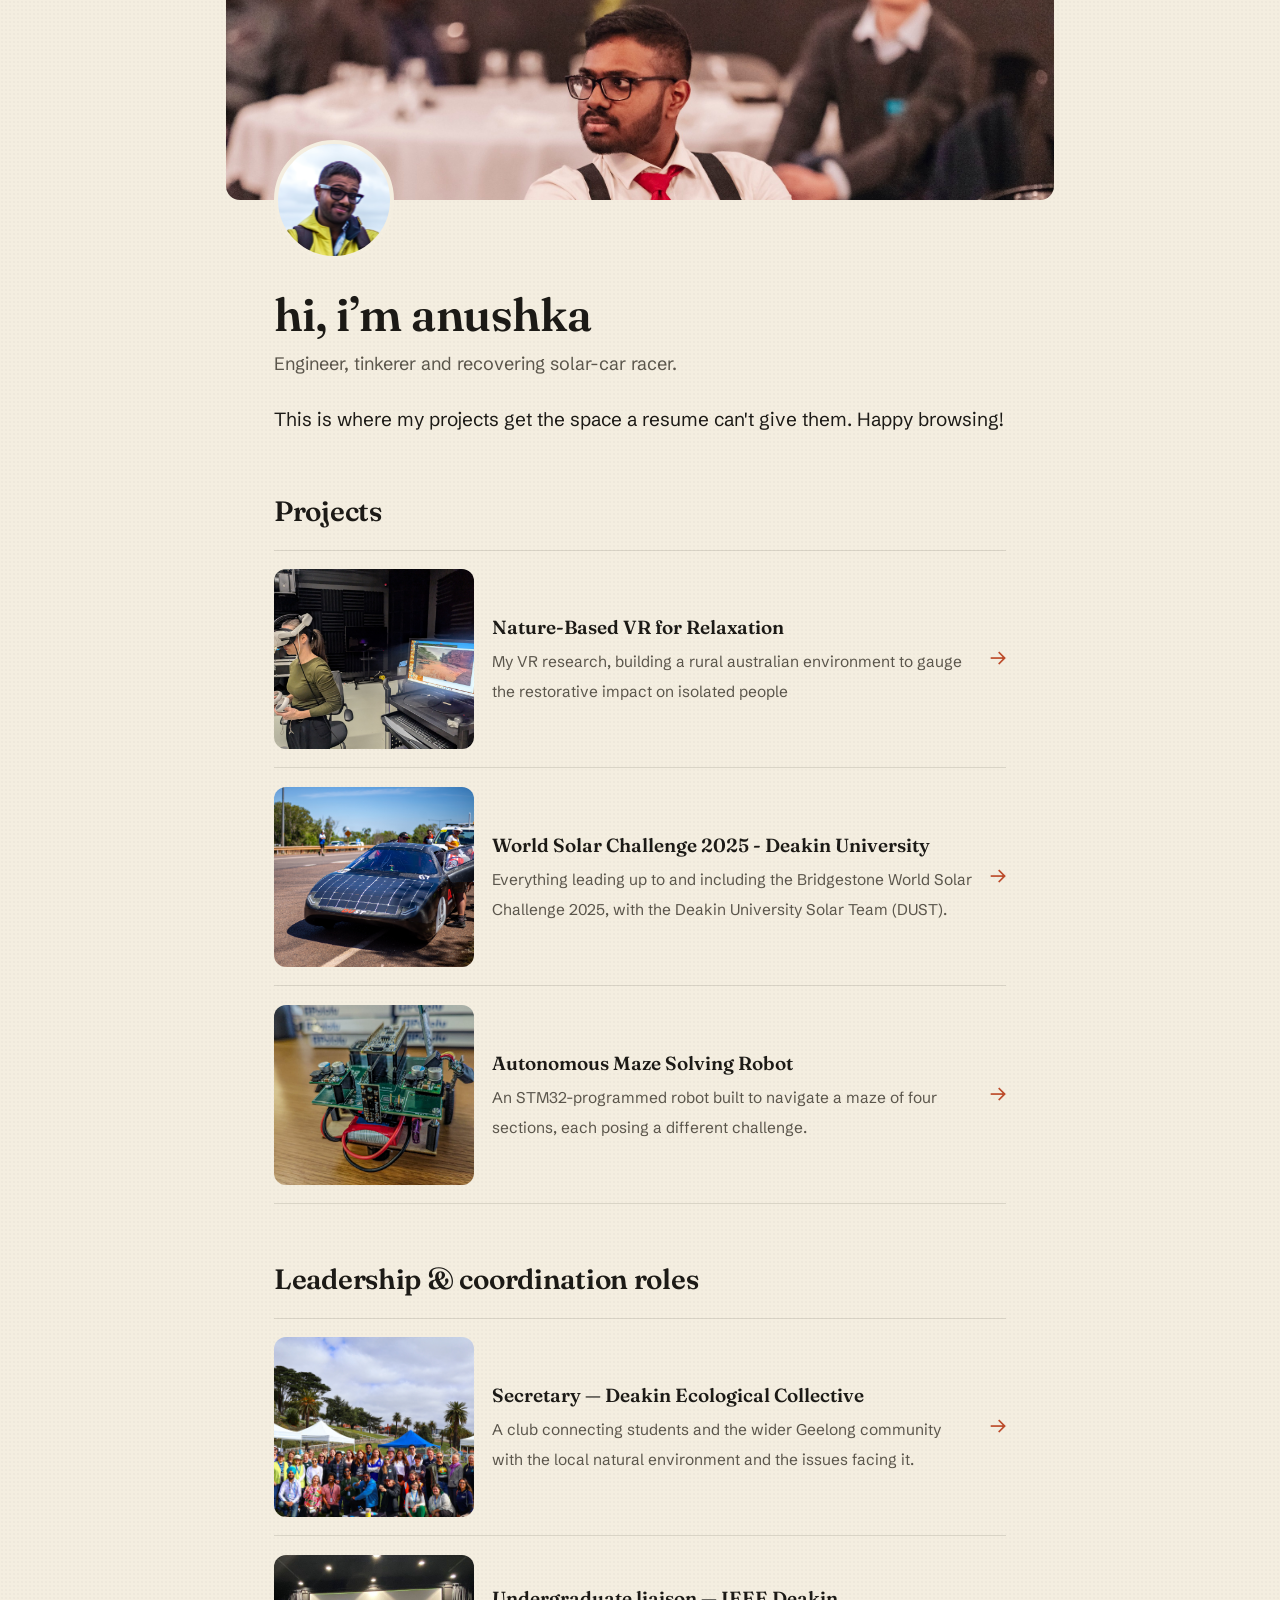
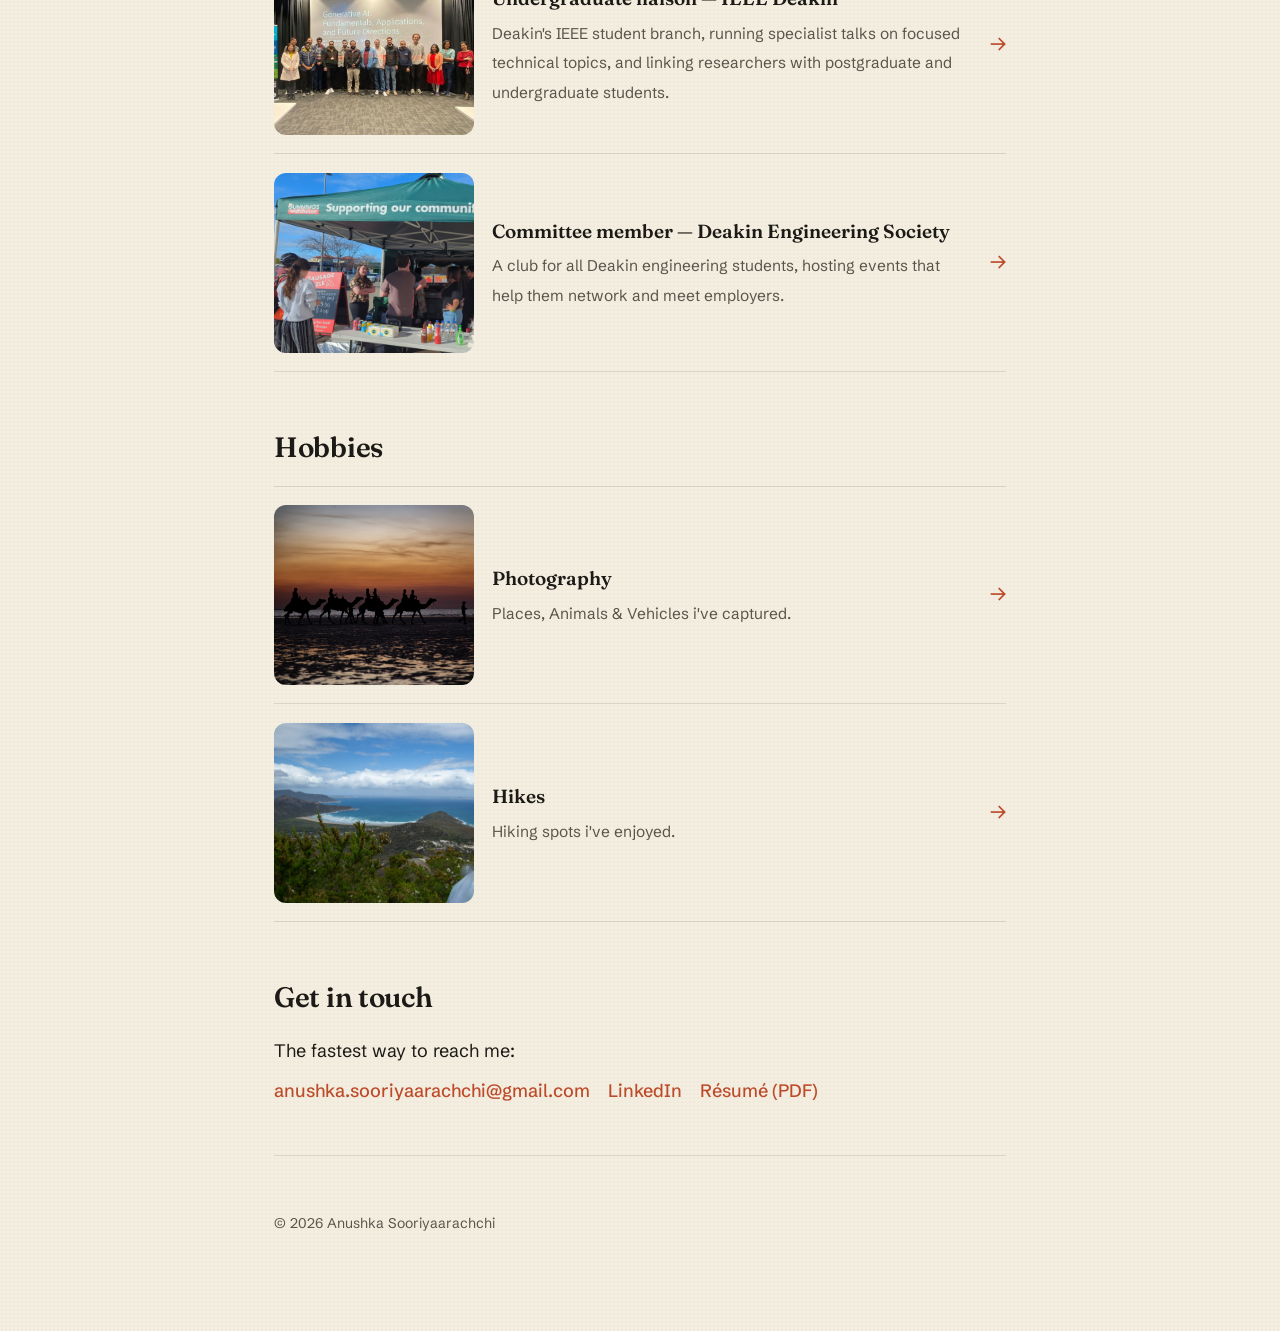
<file: index.html>
<!DOCTYPE html>
<!--
  Whats with de snoopin eh? :0
-->
<html lang="en">
<head>
<meta charset="UTF-8">
<meta name="viewport" content="width=device-width, initial-scale=1">
<title>Anushka Sooriyaarachchi</title>
<link rel="preconnect" href="https://fonts.googleapis.com">
<link rel="preconnect" href="https://fonts.gstatic.com" crossorigin>
<link href="https://fonts.googleapis.com/css2?family=Fraunces:opsz,wght@9..144,400;9..144,500;9..144,600;9..144,700&family=Schibsted+Grotesk:wght@400;500;600&display=swap" rel="stylesheet">
<link rel="stylesheet" href="style.css">
</head>
<body>

  <div class="banner reveal" style="animation-delay:.05s"></div>

  <div class="wrap">

    <!-- ===== INTRO ===== -->
    <div class="avatar reveal" style="animation-delay:.1s"></div>
    <h1 class="reveal" style="animation-delay:.15s">hi, i’m anushka</h1>
    <p class="tagline reveal" style="animation-delay:.2s">Engineer, tinkerer and recovering solar-car racer.</p>
    <p class="lead reveal" style="animation-delay:.25s">
        This is where my projects get the space a resume can't give them.
        Happy browsing!	
    </p>

    <!-- ===== PROJECTS ===== -->
    <div class="section reveal" style="animation-delay:.3s">
      <h2>Projects</h2>
      <div class="card-list">
        <a class="card" href="projects.html#vr-capstone">
          <img class="thumb" src="images/nvr3.jpg" alt="Image of Nature Based Virtual Reality Experience">
          <div class="card-body">
            <span class="title"> Nature-Based VR for Relaxation</span>
            <span class="desc"> My VR research, building a rural australian environment to gauge the restorative impact on isolated people </span>
          </div>
          <span class="go">→</span>
        </a>
        <a class="card" href="projects.html#solar">
          <img class="thumb" style="object-position: 75% center;" src="images/dustcar2.jpg" alt="DUST Solar Car">
          <div class="card-body">
            <span class="title">World Solar Challenge 2025 - Deakin University</span>
            <span class="desc"> Everything leading up to and including the Bridgestone World Solar Challenge 2025, with the Deakin University Solar Team (DUST). </span>
          </div>
          <span class="go">→</span>
        </a>
        <a class="card" href="projects.html#maze">
          <img class="thumb" src="images/mousemaze.jpeg" alt="A Maze solving robot also called a mouse">
          <div class="card-body">
            <span class="title">Autonomous Maze Solving Robot</span>
            <span class="desc">An STM32-programmed robot built to navigate a maze of four sections, each posing a different challenge.</span>
          </div>
          <span class="go">→</span>
        </a>
      </div>
    </div>

    <!-- ===== LEADERSHIP & COORDINATION ===== -->
    <div class="section reveal" style="animation-delay:.35s">
      <h2>Leadership &amp; coordination roles</h2>
      <div class="card-list">
        <a class="card" href="leadership.html#dec">
          <img class="thumb" style="object-position: center bottom;" src="images/dec.jpg" alt="Group picture of all volunteers from Everything Aquatic Day">
          <div class="card-body">
            <span class="title">Secretary — Deakin Ecological Collective</span>
            <span class="desc"> A club connecting students and the wider Geelong community with the local natural environment and the issues facing it. </span>
          </div>
          <span class="go">→</span>
        </a>
        <a class="card" href="leadership.html#ieee">
          <img class="thumb" style="object-position: right center;" src="images/ieee2.jpg" alt="IEEE student branch image">
          <div class="card-body">
            <span class="title">Undergraduate liaison — IEEE Deakin</span>
            <span class="desc"> Deakin's IEEE student branch, running specialist talks on focused technical topics, and linking researchers with postgraduate and undergraduate students. </span>
          </div>
          <span class="go">→</span>
        </a>
        <a class="card" href="leadership.html#des">
          <img class="thumb" style="object-position: left center;" src="images/des2.jpeg" alt="Annual Bunnings Sausage Sizzle for Deakin Engineering Society">
          <div class="card-body">
            <span class="title">Committee member — Deakin Engineering Society</span>
            <span class="desc"> A club for all Deakin engineering students, hosting events that help them network and meet employers.</span>
          </div>
          <span class="go">→</span>
        </a>
      </div>
    </div>

    <!-- ===== HOBBIES  ===== -->
    <div class="section reveal" style="animation-delay:.4s">
      <h2>Hobbies</h2>
      <div class="card-list">
        <a class="card" href="hobby1.html">
          <img class="thumb" style="object-position: left center;" src="images/camel.jpg" alt="Wilsons Promonotory, Mount Bishop">
          <div class="card-body">
            <span class="title">Photography </span>
            <span class="desc">Places, Animals &amp; Vehicles i've captured.</span>
          </div>
          <span class="go">→</span>
        <a class="card" href="hobby2.html">
          <img class="thumb" style="object-position: left center;" src="images/hike.jpg" alt="Wilsons Promonotory, Mount Bishop">
          <div class="card-body">
            <span class="title">Hikes </span>
            <span class="desc">Hiking spots i've enjoyed.</span>
          </div>
          <span class="go">→</span>
        </a>
      </div>
    </div>

    <!-- ===== Needs a rework ===== -->
	<!--
    <div class="section reveal" style="animation-delay:.45s">
      <h2>About me</h2>
	  
      <p>
        /Fix/
		I won’t pretend the start was smooth. I’d done the first half of my degree on a transfer
        program back in Sri Lanka, but COVID meant nearly all of it was online — a strange way to
        prepare for something as hands-on as mechatronics. So when I landed in Australia to finish
        at Deakin, the physical, build-it-yourself reality of the work caught me off guard, and so
        did everything else: the food, a new city, public transport that ran to its own rhythm.
        What got me through in the end wasn’t my grades — it was people. The community in Geelong
        and the clubs around uni were what made the place start to feel like home, and once I had
        that footing I threw myself in.
      </p>
      <p>
        The thing I’m proudest of grew straight out of that. The World Solar Challenge has a team
        build a solar car from the ground up and race it 3,000&nbsp;km from Darwin to Adelaide.
        Friends of mine took it on in 2023 and I let it pass, still finding my feet at the time — so
        when it came round again I didn’t make that mistake twice. Over the next year I ran our
        weekly meetings, built the team’s sponsorship documents from scratch, got stuck into carbon
        fibre and electrical work, liaised with Bridgestone, handled logistics, and picked up a
        camera as the team’s second photographer when we finally raced in 2025.
		
		/Fix/
      </p>
    </div>
	-->

    <!-- ===== CONTACT ===== -->
    <div class="section reveal" style="animation-delay:.5s">
      <h2>Get in touch</h2>
      <p style="margin-bottom:10px;">The fastest way to reach me:</p>
      <div class="contact">
        <a href="mailto:anushka.sooriyaarachchi@gmail.com">anushka.sooriyaarachchi@gmail.com</a>
        <a href="https://www.linkedin.com/in/anushka-sooriyaarachchi">LinkedIn</a>
        <a href="#">Résumé (PDF)</a> <!-- Resume needs  -->
      </div>
    </div>

    <hr class="rule reveal" style="animation-delay:.55s; margin-top:48px;">
    <footer class="reveal" style="animation-delay:.6s">© 2026 Anushka Sooriyaarachchi</footer>

  </div>
  
  
	<script data-goatcounter="https://asooriya.goatcounter.com/count"
		async src="//gc.zgo.at/count.js"></script>
  
</body>
</html>
</file>
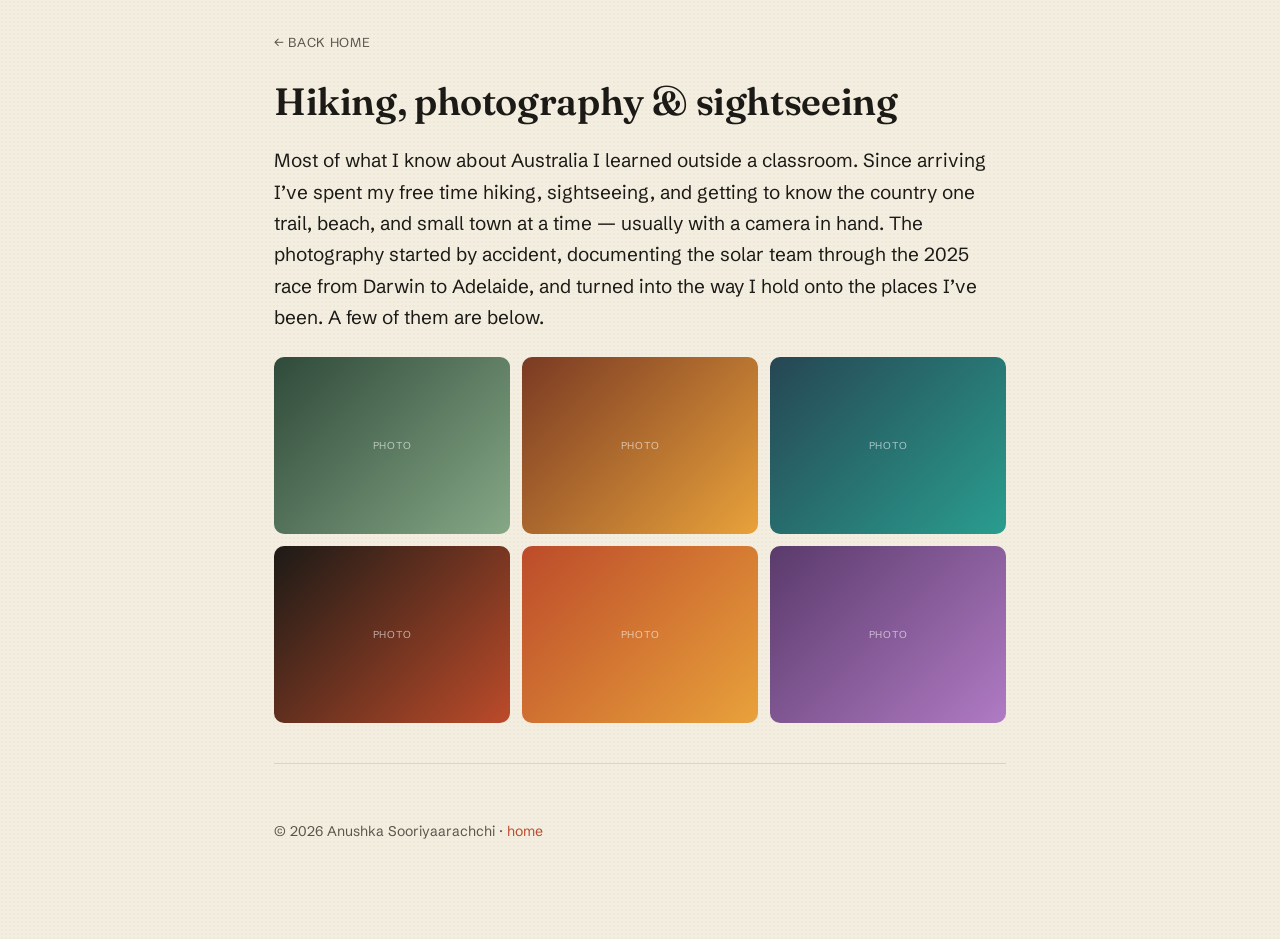
<file: hobbies.html>
<!DOCTYPE html>
<!--
  HOBBIES PAGE. One paragraph + a gallery. Replace each .shot placeholder with:
    <img class="shot" src="images/photo-1.jpg" alt="">
  Add or remove .shot lines to fit how many photos you have.
-->
<html lang="en">
<head>
<meta charset="UTF-8">
<meta name="viewport" content="width=device-width, initial-scale=1">
<title>Hobbies — Anushka Sooriyaarachchi</title>
<link rel="preconnect" href="https://fonts.googleapis.com">
<link rel="preconnect" href="https://fonts.gstatic.com" crossorigin>
<link href="https://fonts.googleapis.com/css2?family=Fraunces:opsz,wght@9..144,400;9..144,500;9..144,600;9..144,700&family=Schibsted+Grotesk:wght@400;500;600&display=swap" rel="stylesheet">
<link rel="stylesheet" href="style.css">
</head>
<body>
  <div class="wrap">
    <a class="back" href="index.html">← back home</a>
    <h1 style="font-size:38px;margin-bottom:22px;">Hiking, photography &amp; sightseeing</h1>

    <p class="lead">
      Most of what I know about Australia I learned outside a classroom. Since arriving I’ve spent
      my free time hiking, sightseeing, and getting to know the country one trail, beach, and small
      town at a time — usually with a camera in hand. The photography started by accident,
      documenting the solar team through the 2025 race from Darwin to Adelaide, and turned into the
      way I hold onto the places I’ve been. A few of them are below.
    </p>

    <div class="gallery">
      <div class="shot g3">photo</div>
      <div class="shot g6">photo</div>
      <div class="shot g4">photo</div>
      <div class="shot g1">photo</div>
      <div class="shot g2">photo</div>
      <div class="shot g5">photo</div>
    </div>

    <hr class="rule" style="margin-top:40px;">
    <footer>© 2026 Anushka Sooriyaarachchi · <a href="index.html">home</a></footer>
  </div>
  <script data-goatcounter="https://asooriya.goatcounter.com/count"
        async src="//gc.zgo.at/count.js"></script>  
</body>
</html>
</file>
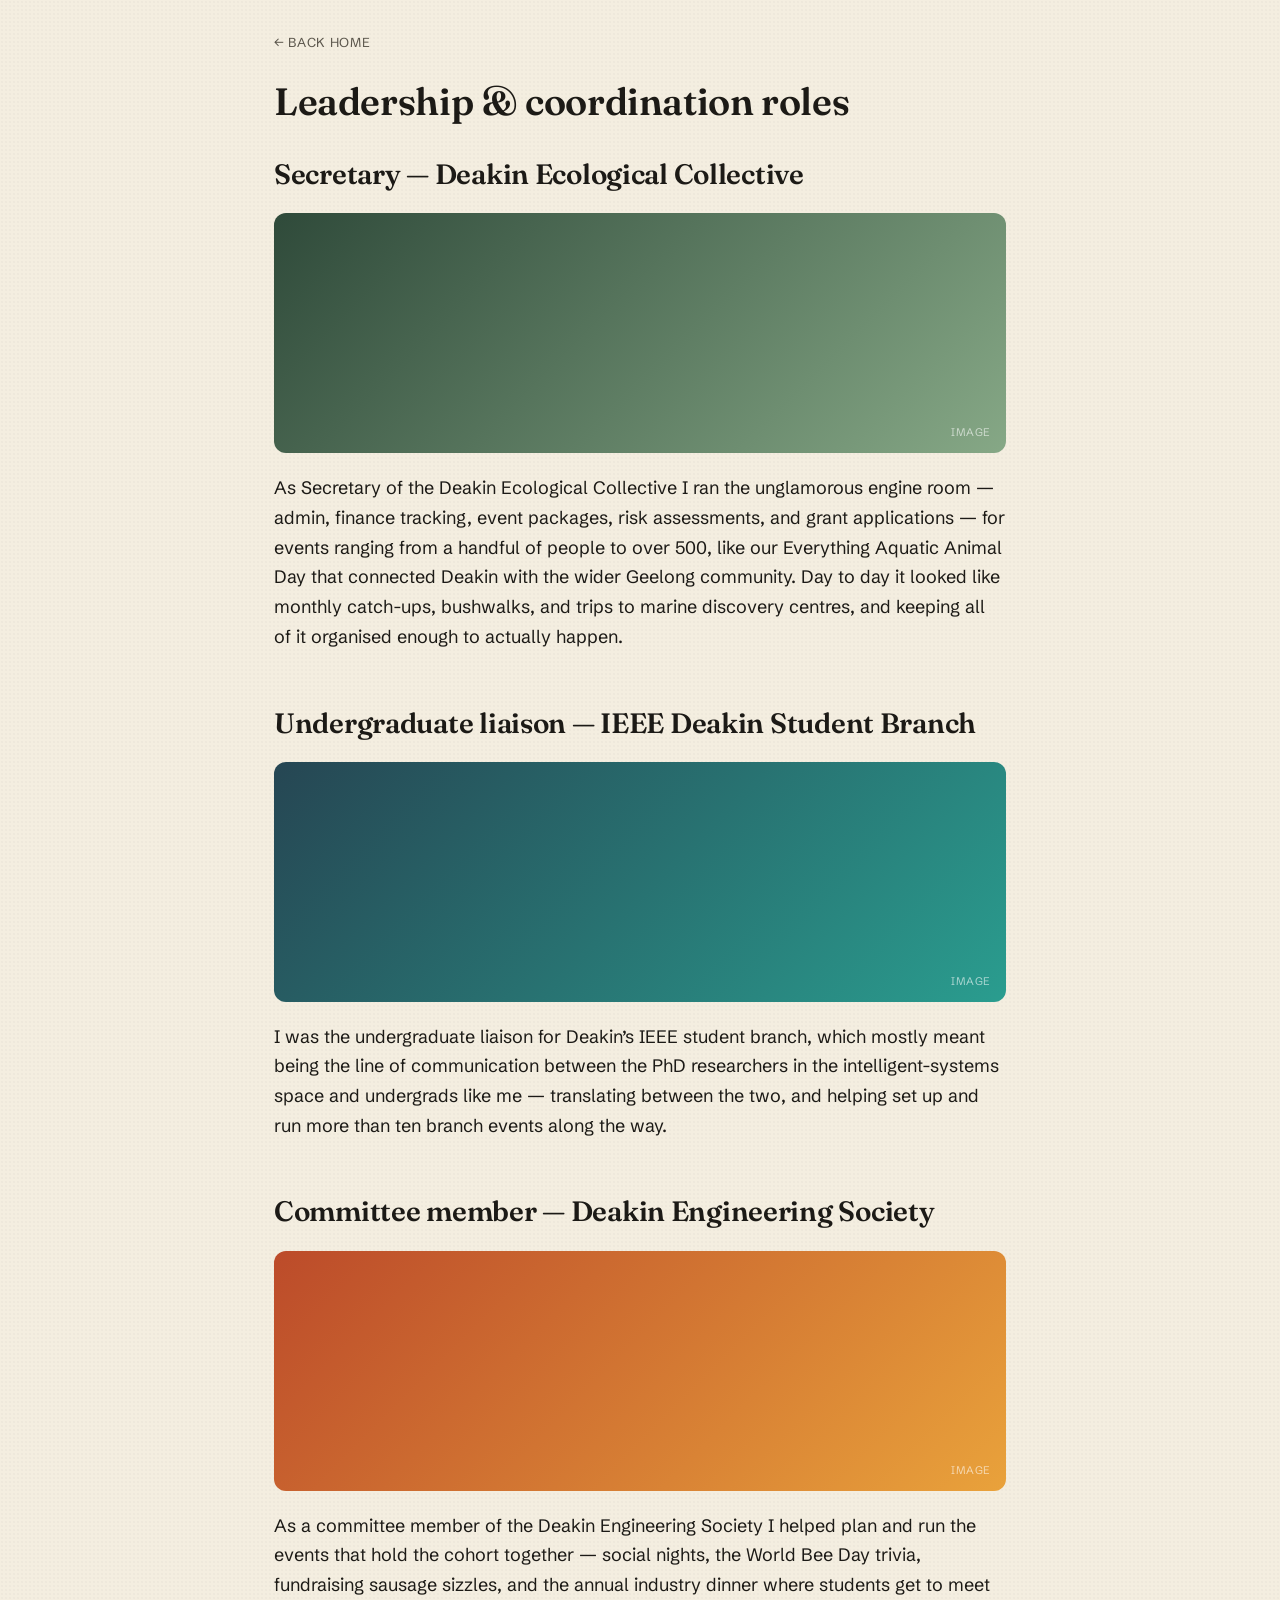
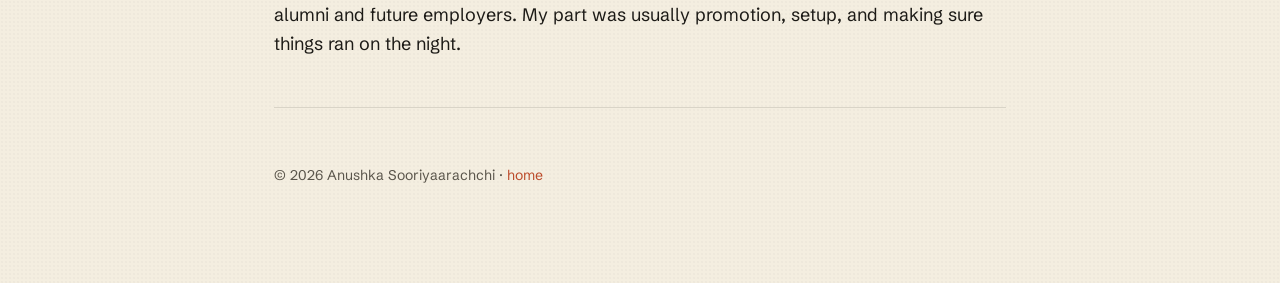
<file: leadership.html>
<!DOCTYPE html>
<!--
  LEADERSHIP PAGE. Same pattern as projects.html — each role has an id so the
  home page can deep-link to it. Swap each .hero placeholder for an <img class="hero" ...>.
-->
<html lang="en">
<head>
<meta charset="UTF-8">
<meta name="viewport" content="width=device-width, initial-scale=1">
<title>Leadership &amp; coordination — Anushka Sooriyaarachchi</title>
<link rel="preconnect" href="https://fonts.googleapis.com">
<link rel="preconnect" href="https://fonts.gstatic.com" crossorigin>
<link href="https://fonts.googleapis.com/css2?family=Fraunces:opsz,wght@9..144,400;9..144,500;9..144,600;9..144,700&family=Schibsted+Grotesk:wght@400;500;600&display=swap" rel="stylesheet">
<link rel="stylesheet" href="style.css">
</head>
<body>
  <div class="wrap">
    <a class="back" href="index.html">← back home</a>
    <h1 style="font-size:38px;margin-bottom:28px;">Leadership &amp; coordination roles</h1>

    <section class="detail" id="dec">
      <h2>Secretary — Deakin Ecological Collective</h2>
      <div class="hero g3">image</div>
      <p>
        As Secretary of the Deakin Ecological Collective I ran the unglamorous engine room — admin,
        finance tracking, event packages, risk assessments, and grant applications — for events
        ranging from a handful of people to over 500, like our Everything Aquatic Animal Day that
        connected Deakin with the wider Geelong community. Day to day it looked like monthly
        catch-ups, bushwalks, and trips to marine discovery centres, and keeping all of it organised
        enough to actually happen.
      </p>
    </section>

    <section class="detail" id="ieee">
      <h2>Undergraduate liaison — IEEE Deakin Student Branch</h2>
      <div class="hero g4">image</div>
      <p>
        I was the undergraduate liaison for Deakin’s IEEE student branch, which mostly meant being
        the line of communication between the PhD researchers in the intelligent-systems space and
        undergrads like me — translating between the two, and helping set up and run more than ten
        branch events along the way.
      </p>
    </section>

    <section class="detail" id="des">
      <h2>Committee member — Deakin Engineering Society</h2>
      <div class="hero g2">image</div>
      <p>
        As a committee member of the Deakin Engineering Society I helped plan and run the events that
        hold the cohort together — social nights, the World Bee Day trivia, fundraising sausage
        sizzles, and the annual industry dinner where students get to meet alumni and future
        employers. My part was usually promotion, setup, and making sure things ran on the night.
      </p>
    </section>

    <hr class="rule" style="margin-top:8px;">
    <footer>© 2026 Anushka Sooriyaarachchi · <a href="index.html">home</a></footer>
  </div>
  
  <script data-goatcounter="https://asooriya.goatcounter.com/count"
        async src="//gc.zgo.at/count.js"></script>
</body>
</html>
</file>
<file: style.css>
/* =========================================================
   Shared styles for every page. Edit once, all pages update.
   To recolour the whole site, change the variables below.
   ========================================================= */
:root{
  --paper:#F4EEE0;
  --ink:#1C1A16;
  --ink-soft:#5A554B;
  --accent:#BC4B2A;
  --accent-dark:#933718;
  --rule:rgba(28,26,22,0.12);
  --maxw:780px;
}
*{box-sizing:border-box;margin:0;padding:0;}
html{scroll-behavior:smooth;}
body{
  background:var(--paper);
  color:var(--ink);
  font-family:"Schibsted Grotesk",sans-serif;
  font-size:18px;line-height:1.65;
  -webkit-font-smoothing:antialiased;
  background-image:radial-gradient(rgba(28,26,22,0.025) 1px,transparent 1px);
  background-size:4px 4px;
}
.wrap{max-width:var(--maxw);margin:0 auto;padding:0 24px 96px;}

/* ---- banner:  ---- */
.banner{
  max-width:calc(var(--maxw) + 48px);margin:0 auto;height:200px;
  border-radius:0 0 14px 14px;
  background:url('images/banner.jpg') center/cover;
  background-position: 50% 12%;
  position:relative;overflow:hidden;
}

/* ---- profile pic  ---- */
.avatar{
  width:120px;height:120px;border-radius:50%;margin:-60px 0 30px;
  border:4px solid var(--paper);
  background:url('images/facepic4.jpg') center/cover;
  display:flex;align-items:center;justify-content:center;
  font-family:"Fraunces",serif;font-size:32px;color:#fff;font-weight:600;
  position:relative;z-index:2;
}

/* ---- full image  ---- */
.largeimg{
  width:100%;max-width:720px;aspect-ratio:419/232;border-radius:12px;
  object-fit:cover;background-size:cover;background-position:center;
  display:flex;align-items:center;justify-content:center;
  font-size:10px;letter-spacing:.08em;text-transform:uppercase;color:rgba(255,255,255,0.6);
}

/* ---- Vertical Image  ---- */
.smallimg{
  width:100%;max-width:360px;aspect-ratio:419/232;border-radius:12px;
  object-fit:cover;background-size:cover;background-position:center;
  display:flex;align-items:center;justify-content:center;
  font-size:10px;letter-spacing:.08em;text-transform:uppercase;color:rgba(255,255,255,0.6);
}

/* ---- typography ---- */
h1{font-family:"Fraunces",serif;font-weight:600;font-size:clamp(34px,6vw,46px);
   line-height:1.1;letter-spacing:-0.01em;margin-bottom:8px;}
.tagline{color:var(--ink-soft);font-size:18px;margin-bottom:26px;}
h2{font-family:"Fraunces",serif;font-weight:600;font-size:28px;margin:0 0 16px;letter-spacing:-0.01em;}
.section{margin-top:52px;}
p{margin-bottom:18px;}
p.lead{font-size:19px;}
a{color:var(--accent);text-decoration:none;border-bottom:1px solid transparent;
  transition:border-color .15s,color .15s;}
a:hover{color:var(--accent-dark);border-bottom-color:var(--accent-dark);}
.rule{border:none;border-top:1px solid var(--rule);margin:0;}
footer{margin-top:56px;color:var(--ink-soft);font-size:14px;}

/* ---- back link on inner pages ---- */
.back{display:inline-block;font-size:13px;letter-spacing:.05em;text-transform:uppercase;
  color:var(--ink-soft);border:none;margin:32px 0 28px;}
.back:hover{color:var(--accent);border:none;}

/* =========================================================
   Card and thumbnail options
   ========================================================= */
.card-list{margin-top:4px;}
.card{
  display:flex;gap:18px;align-items:center;
  padding:18px 0;border-bottom:1px solid var(--rule);
  text-decoration:none;color:inherit;border-top:1px solid transparent;
}
.card-list .card:first-child{border-top:1px solid var(--rule);}
.card:hover{border-bottom-color:var(--rule);}
.thumb{
  width:200px;height:180px;flex:0 0 200px;border-radius:12px;
  object-fit:cover;background-size:cover;background-position:center;
  display:flex;align-items:center;justify-content:center;
  font-size:10px;letter-spacing:.08em;text-transform:uppercase;color:rgba(255,255,255,0.6);
}
.g1{background:linear-gradient(135deg,#1C1A16,#BC4B2A);}
.g2{background:linear-gradient(135deg,#BC4B2A,#e9a23b);}
.g3{background:linear-gradient(135deg,#2f4a3a,#86a886);}
.g4{background:linear-gradient(135deg,#264653,#2a9d8f);}
.g5{background:linear-gradient(135deg,#5a3a6b,#b07bc4);}
.g6{background:linear-gradient(135deg,#7a3a23,#e9a23b);}
.card-body{flex:1;}
.card .title{font-family:"Fraunces",serif;font-size:19px;font-weight:600;display:block;margin-bottom:3px;}
.card .desc{color:var(--ink-soft);font-size:15.5px;line-height:1.5;}
.card .go{flex:0 0 auto;color:var(--accent);font-size:22px;line-height:1;transition:transform .15s;}
.card:hover .go{transform:translateX(3px);}
.card:hover .title{color:var(--accent-dark);}

/* ---- inner-page detail blocks ---- */
.detail{scroll-margin-top:24px;margin-bottom:48px;}
.hero{width:100%;height:240px;border-radius:12px;margin:6px 0 20px;
  background-size:cover;background-position:center;
  display:flex;align-items:flex-end;justify-content:flex-end;padding:12px 16px;
  font-size:11px;letter-spacing:.05em;text-transform:uppercase;color:rgba(255,255,255,0.6);}

/* ---- hobbies gallery ---- */
.gallery{display:grid;grid-template-columns:repeat(2,1fr);gap:12px;margin-top:24px;}
.gallery .shot{aspect-ratio:4/3;border-radius:10px;background-size:cover;background-position:center;
  display:flex;align-items:center;justify-content:center;
  font-size:10px;letter-spacing:.08em;text-transform:uppercase;color:rgba(255,255,255,0.6);}
@media(min-width:560px){.gallery{grid-template-columns:repeat(3,1fr);}}

/* ---- contact ---- */
.contact{display:flex;flex-wrap:wrap;gap:10px 18px;margin-top:6px;}
.contact a{font-weight:500;}

/* ---- entrance motion ---- */
.reveal{opacity:0;transform:translateY(14px);animation:rise .7s cubic-bezier(.2,.7,.2,1) forwards;}
@keyframes rise{to{opacity:1;transform:none;}}
@media (prefers-reduced-motion:reduce){
  .reveal{animation:none;opacity:1;transform:none;}
  html{scroll-behavior:auto;}
}

/* ---- Adding images besides each other ---- */
.img-row{display:flex;gap:16px;flex-wrap:wrap;margin:20px 0;}
.img-row figure{flex:1 1 300px;margin:0;}
.img-row .smallimg{width:100%;height:250px;display:block;}
.img-row figcaption{margin-top:6px;font-size:13px;font-style:italic;color:var(--ink-soft);}

/* ---- Formatting for the bridgestone section ----*/
.stage{
  font-family:"Newsreader",serif;
  font-style:italic;
  font-size:20px;
  line-height:1.6;
  color:var(--ink-soft);
  margin-bottom:28px;
}

/* ---- Mobile Main Page Formatting ----*/
@media (max-width: 600px){
  .card{
    flex-direction:column;
    align-items:stretch;
    gap:12px;
  }
  .thumb{
    width:100%;
    flex:1 1 auto;
    height:200px;
  }
}

/* ---- removing arrow for mobile ----*/
@media (max-width: 600px){
  .card .go{display:none;}
}
</file>
